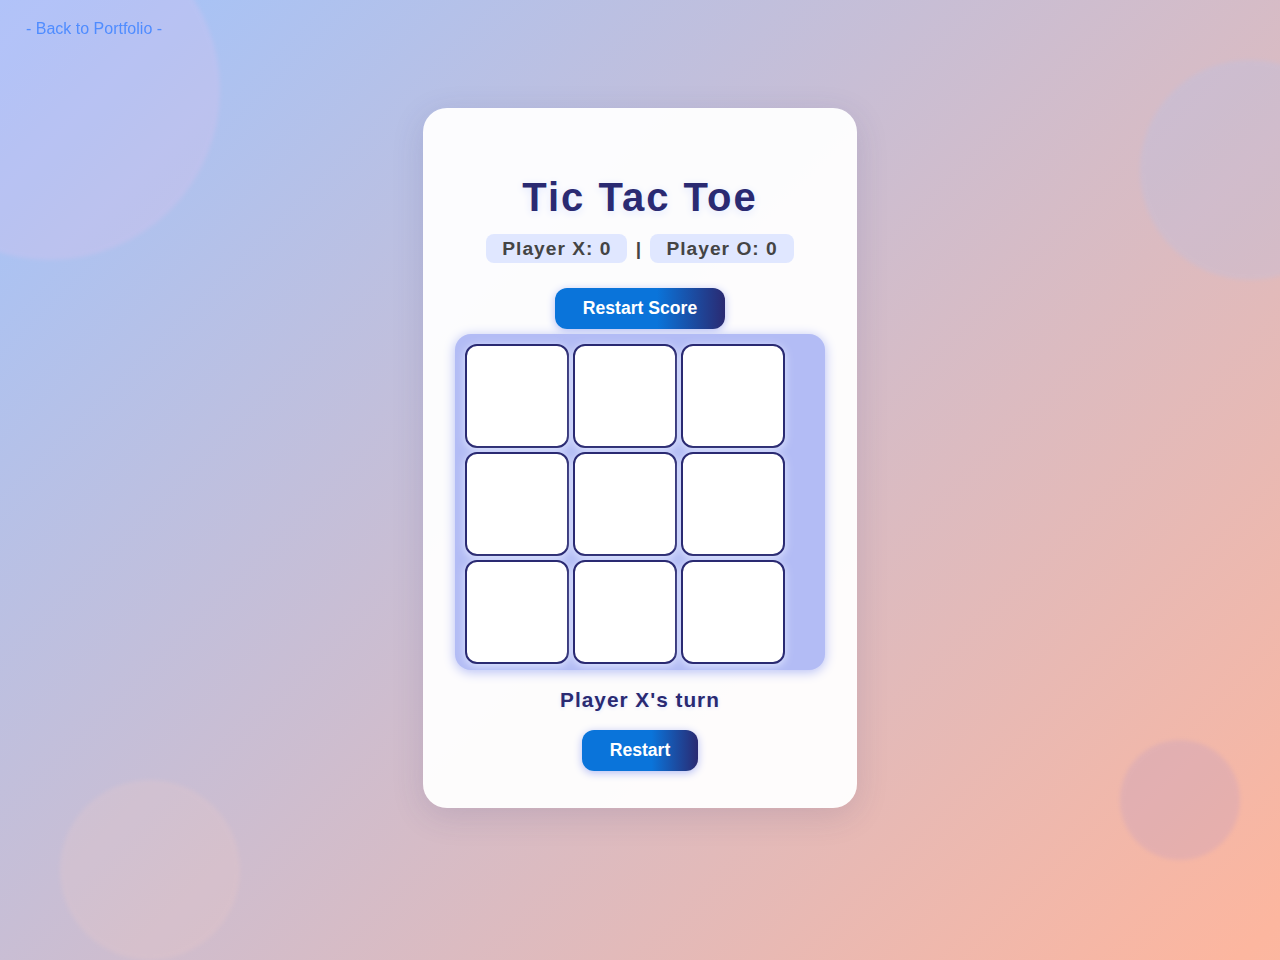
<file: index.html>
<!DOCTYPE html>
<html lang="en">
<head>
  <meta charset="UTF-8">
  <meta name="viewport" content="width=device-width, initial-scale=1.0">
  <link rel="stylesheet" href="style.css">
  <title>Tic Tac Toe</title>
</head>
<body>
  <div class="bg-shape bg-shape1"></div>
  <div class="bg-shape bg-shape2"></div>
  <div class="bg-shape bg-shape3"></div>
  <div class="bg-shape bg-shape4"></div>
  <a href="/index.html" class="back-link"><i class="fa-solid fa-arrow-left"></i>- Back to
        Portfolio -</a>
  <div class="game" style="position:relative; z-index:1;">
    <h1>Tic Tac Toe</h1>
    <div class="scores">
      <span id="scoreX">Player X: 0</span> |
      <span id="scoreO">Player O: 0</span>
      
    </div>
    <button onclick="resetScore()">Restart Score</button>
    <div class="board" id="board"></div>
    <div class="status" id="status">Player X's turn</div>
  <button onclick="resetBoard()">Restart</button>
  </div>
  <script src="script.js"></script>
</body>
</html>
</file>
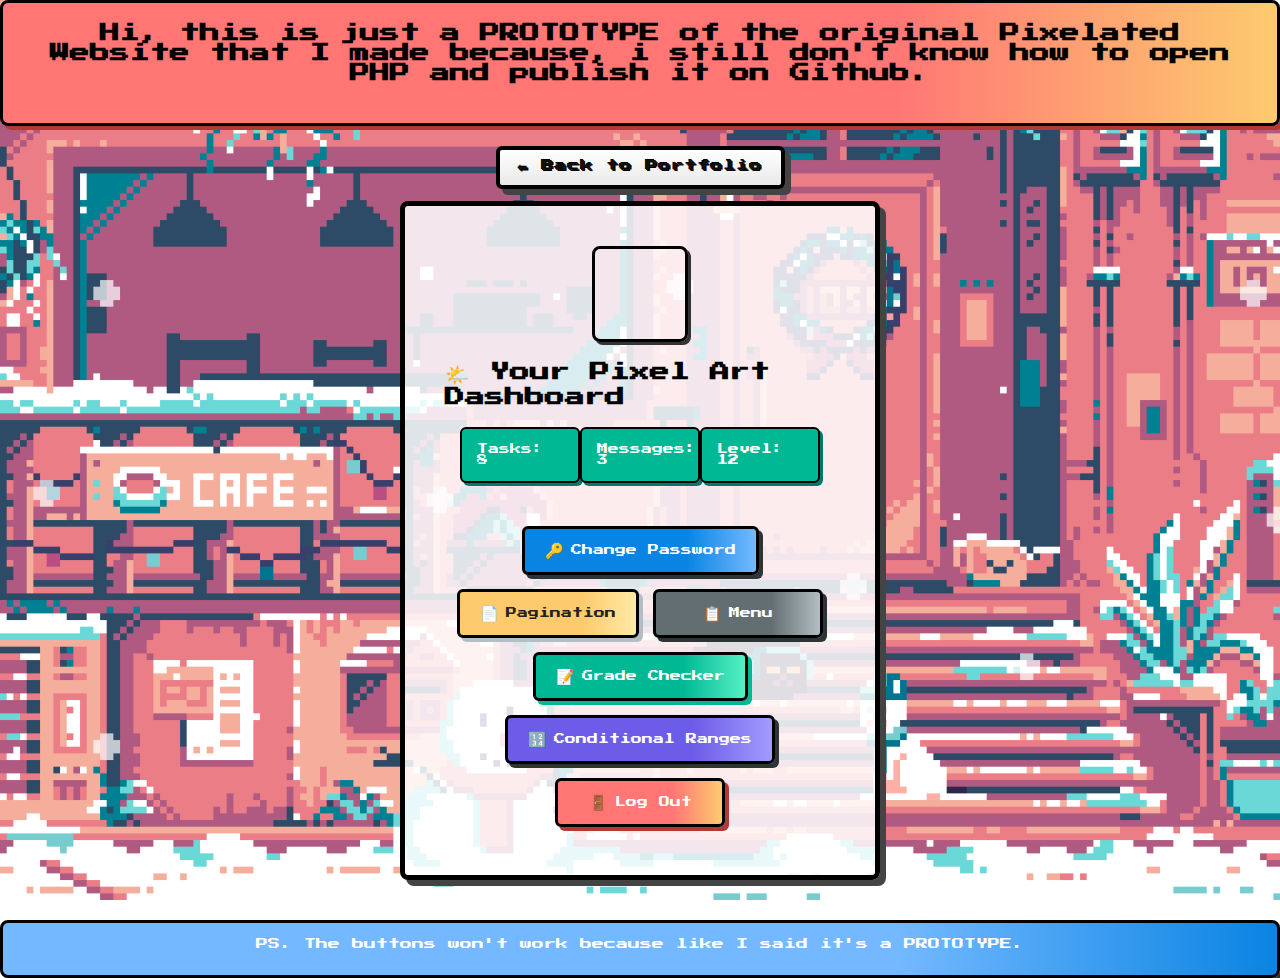
<file: PixelatedWebsite/index.html>
<!DOCTYPE html>
<html lang="en">

<head>
    <meta charset="UTF-8">
    <meta name="viewport" content="width=device-width, initial-scale=1.0">
    <title>Pixelated Website Prototype</title>
    <style>
        @import url('https://fonts.googleapis.com/css2?family=Press+Start+2P&display=swap');

        * {
            box-sizing: border-box;
        }

        body {
            display: flex;
            flex-direction: column;
            /* Arrange children in a column */
            height: 100vh;
            /* Full height */
            margin: 0;
            font-family: 'Press Start 2P', cursive;
            background: url('BGP.gif') no-repeat center center;
            background-size: cover;
            overflow: hidden;
        }

        #link {
            text-align: center;
            margin-bottom: 12px;
        }

        .pixel-link {
            display: inline-block;
            padding: 10px 18px;
            font-size: 12px;
            font-family: 'Press Start 2P', cursive;
            text-decoration: none;
            color: #111;
            background: linear-gradient(180deg, #ffffff 0%, #e9e9e9 100%);
            border: 4px solid #000;
            border-radius: 6px;
            box-shadow: 6px 6px 0 #444;
            image-rendering: pixelated;
            letter-spacing: 1px;
            text-shadow: 1px 1px 0 #000, -1px -1px 0 #000;
            transition: transform 0.08s ease, box-shadow 0.08s ease, background 0.12s;
            user-select: none;
        }

        .pixel-link:hover {
            background: linear-gradient(180deg, #f8f8f8 0%, #dcdcdc 100%);
            transform: translateY(-2px);
            box-shadow: 8px 8px 0 #222;
            color: #000;
        }

        .pixel-link:active {
            transform: translateY(2px);
            box-shadow: 4px 4px 0 #222;
        }

        .pixel-link:focus {
            outline: 3px solid #00b894;
            outline-offset: 4px;
        }

        #header {
            margin-bottom: 20px;
            /* gap below header */
            text-align: center;
            padding: 20px;
            background: linear-gradient(90deg, #ff7675 70%, #fdcb6e 100%);
            border: 3px solid #000;
            box-shadow: 4px 4px 0 #b33939;
            border-radius: 8px;
            color: #000;
        }

        .Container {
            flex: 1;
            display: flex;
            flex-direction: column;
            justify-content: center;
            /* Center content vertically */
            align-items: center;
            /* Center content horizontally */
            background: rgba(255, 255, 255, 0.85);
            border: 5px solid #000;
            padding: 40px;
            width: 480px;
            max-width: 90vw;
            box-shadow: 6px 6px 0 #444;
            border-radius: 8px;
            user-select: none;
            transition: background-color 0.5s ease, color 0.5s ease;
            margin: 0 auto;
            /* Center the container horizontally */
            margin-bottom: 20px;
            /* gap below container */
        }

        #footer {
            margin-top: 20px;
            /* gap above footer */
            text-align: center;
            padding: 15px;
            background: linear-gradient(90deg, #74b9ff 70%, #0984e3 100%);
            border: 3px solid #000;
            box-shadow: 4px 4px 0 #2d3436;
            border-radius: 8px;
            color: #fff;
        }

        @keyframes floatUp {
            from {
                transform: translateY(40px);
                opacity: 0;
            }

            to {
                transform: translateY(0);
                opacity: 1;
            }
        }

        h1 {
            font-size: 20px;
            margin: 0 0 20px 0;
        }

        h2 {
            font-size: 12px;
            margin: 0 0 10px 0;
            font-weight: normal;
        }

        .avatar {
            width: 96px;
            height: 96px;
            image-rendering: pixelated;
            margin: 0 auto 20px;
            border: 3px solid #000;
            box-shadow: 3px 3px 0 #333;
            border-radius: 8px;
            background: url('https://www.avatarsinpixels.com/minipix/[base64];/5/show.png') no-repeat center center;
            background-size: contain;
        }

        .stats {
            display: flex;
            justify-content: space-around;
            margin-bottom: 25px;
        }

        .stat {
            background: #00b894;
            border: 2px solid #000;
            box-shadow: 3px 3px 0 #00796b;
            padding: 15px;
            width: 120px;
            border-radius: 6px;
            color: #fff;
            font-size: 11px;
            transition: background 0.3s;
            cursor: default;
            user-select: none;
        }

        body.night .stat {
            background: #034f4f;
            box-shadow: 3px 3px 0 #012f2f;
            color: #a0d8ef;
        }

        .stat:hover {
            background: #00e6b8;
            box-shadow: 4px 4px 0 #004d40;
            color: #000;
        }

        body.night .stat:hover {
            background: #06e0e0;
            color: #000;
            box-shadow: 4px 4px 0 #003636;
        }

        #LO {
            display: inline-block;
            padding: 12px 22px;
            margin: 10px;
            font-size: 10px;
            font-family: 'Press Start 2P', cursive;
            text-decoration: none;
            color: #fff;
            background-color: #00b894;
            border: 3px solid #000;
            box-shadow: 4px 4px 0 #00796b;
            transition: all 0.2s ease;
            user-select: none;
            border-radius: 4px;
        }

        #LO:hover {
            background-color: #00e6b8;
            color: #000;
            box-shadow: 5px 5px 0 #004d40;
        }

        body.night #LO {
            background-color: #034f4f;
            box-shadow: 4px 4px 0 #012f2f;
        }

        body.night #LO:hover {
            background-color: #06e0e0;
            color: #000;
            box-shadow: 5px 5px 0 #003636;
        }

        .action-buttons {
            display: flex;
            flex-wrap: wrap;
            gap: 14px;
            justify-content: center;
            margin-top: 18px;
            margin-bottom: 8px;
        }

        .lo-btn {
            display: flex;
            align-items: center;
            gap: 7px;
            padding: 12px 20px;
            font-size: 11px;
            font-family: 'Press Start 2P', cursive;
            text-decoration: none;
            color: #fff;
            background: linear-gradient(90deg, #00b894 70%, #00e6b8 100%);
            border: 3px solid #000;
            box-shadow: 4px 4px 0 #00796b;
            border-radius: 6px;
            transition: all 0.18s;
            margin: 0;
            min-width: 170px;
            justify-content: center;
        }

        .lo-btn span {
            font-size: 15px;
        }

        .lo-btn:hover {
            background: linear-gradient(90deg, #00e6b8 70%, #00b894 100%);
            color: #000;
            box-shadow: 5px 5px 0 #004d40;
            transform: translateY(-2px) scale(1.04);
        }

        .lo-btn.logout {
            background: linear-gradient(90deg, #ff7675 70%, #fdcb6e 100%);
            box-shadow: 4px 4px 0 #b33939;
        }

        .lo-btn.logout:hover {
            background: linear-gradient(90deg, #fdcb6e 70%, #ff7675 100%);
            color: #000;
            box-shadow: 5px 5px 0 #b33939;
        }

        .lo-btn.change {
            background: linear-gradient(90deg, #0984e3 70%, #74b9ff 100%);
            box-shadow: 4px 4px 0 #2d3436;
        }

        .lo-btn.change:hover {
            background: linear-gradient(90deg, #74b9ff 70%, #0984e3 100%);
            color: #000;
            box-shadow: 5px 5px 0 #2d3436;
        }

        .lo-btn.pagination {
            background: linear-gradient(90deg, #fdcb6e 70%, #ffeaa7 100%);
            color: #222;
            box-shadow: 4px 4px 0 #b2bec3;
        }

        .lo-btn.pagination:hover {
            background: linear-gradient(90deg, #ffeaa7 70%, #fdcb6e 100%);
            color: #000;
            box-shadow: 5px 5px 0 #b2bec3;
        }

        .lo-btn.menu {
            background: linear-gradient(90deg, #636e72 70%, #b2bec3 100%);
            color: #fff;
            box-shadow: 4px 4px 0 #2d3436;
        }

        .lo-btn.menu:hover {
            background: linear-gradient(90deg, #b2bec3 70%, #636e72 100%);
            color: #000;
            box-shadow: 5px 5px 0 #2d3436;
        }

        .lo-btn.grade {
            background: linear-gradient(90deg, #00b894 70%, #55efc4 100%);
            box-shadow: 4px 4px 0 #00b894;
        }

        .lo-btn.grade:hover {
            background: linear-gradient(90deg, #55efc4 70%, #00b894 100%);
            color: #000;
            box-shadow: 5px 5px 0 #00b894;
        }

        .lo-btn.conditional {
            background: linear-gradient(90deg, #6c5ce7 70%, #a29bfe 100%);
            box-shadow: 4px 4px 0 #2d3436;
        }

        .lo-btn.conditional:hover {
            background: linear-gradient(90deg, #a29bfe 70%, #6c5ce7 100%);
            color: #000;
            box-shadow: 5px 5px 0 #2d3436;
        }

        @media (max-width: 600px) {
            .action-buttons {
                flex-direction: column;
                gap: 10px;
            }

            .lo-btn {
                min-width: 0;
                width: 100%;
                font-size: 10px;
                padding: 10px 0;
            }
        }
    </style>
</head>

<body>
    <div id="header">
        <h1>Hi, this is just a PROTOTYPE of the original Pixelated Website that I made because, i still don't know how
            to open PHP and publish it on Github.</h1>
    </div>

    <div id="link">
        <a href="/index.html" class="pixel-link" aria-label="Back to Portfolio">⬅ Back to Portfolio</a>
    </div>

    <div class="Container">
        <div class="avatar" title="Your Pixel Avatar"></div>
        <h1>🌤️ Your Pixel Art Dashboard</h1>
        <div class="stats">
            <div class="stat" title="Tasks completed">Tasks: 8</div>
            <div class="stat" title="Messages waiting">Messages: 3</div>
            <div class="stat" title="Current level">Level: 12</div>
        </div>
        <div class="action-buttons">
            <a href="change_password.php" class="lo-btn change"><span>🔑</span>Change Password</a>
            <a href="pagination.php" class="lo-btn pagination"><span>📄</span>Pagination</a>
            <a href="menu.php" class="lo-btn menu"><span>📋</span>Menu</a>
            <a href="grade_checker.php" class="lo-btn grade"><span>📝</span>Grade Checker</a>
            <a href="conditional.php" class="lo-btn conditional"><span>🔢</span>Conditional Ranges</a>
            <a href="logout.php" class="lo-btn logout"><span>🚪</span>Log Out</a>
        </div>
    </div>

    <div id="footer">
        <h2>PS. The buttons won't work because like I said it's a PROTOTYPE.</h2>
    </div>
</body>

</html>
</file>
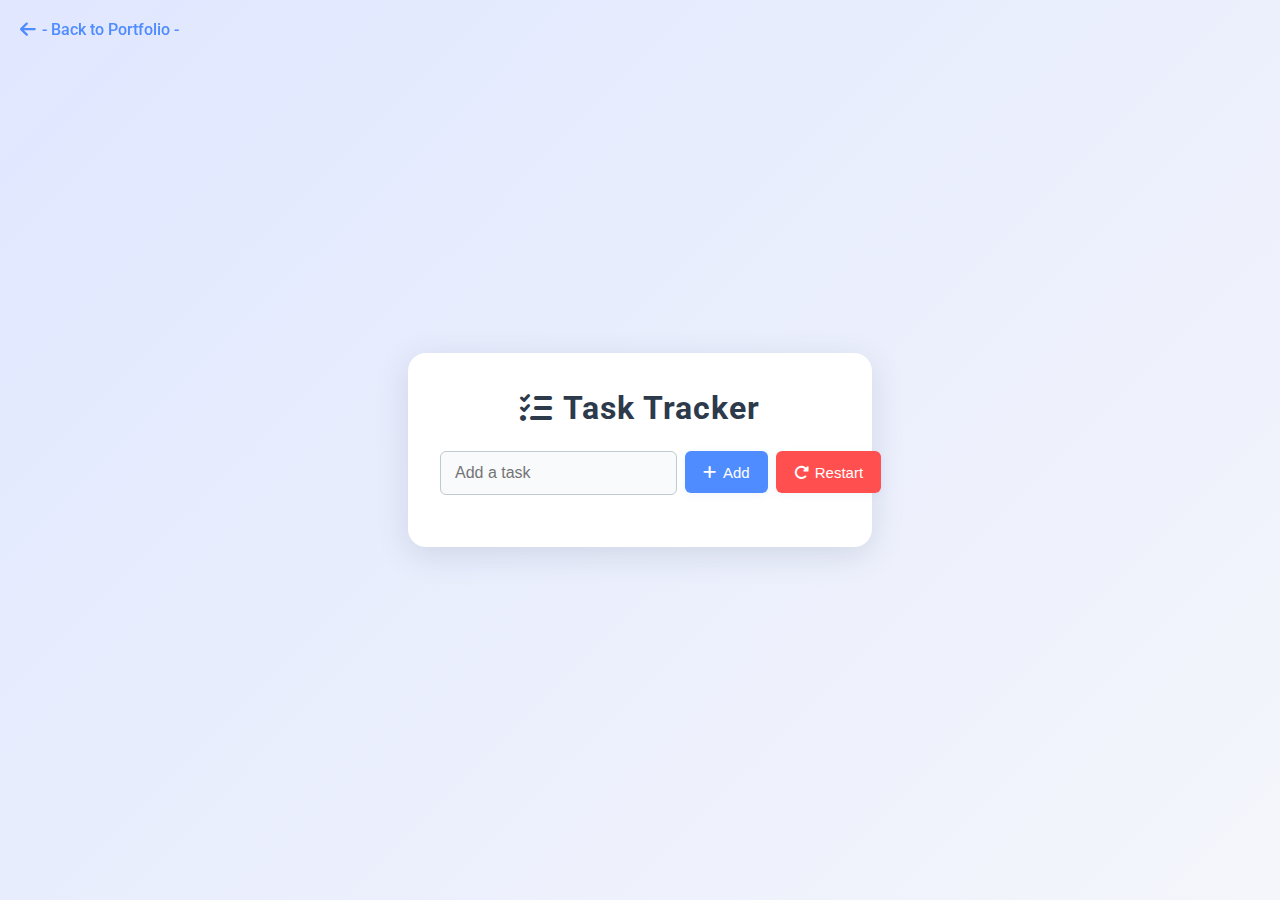
<file: Task Tracker with Local Storage/index.html>
<!DOCTYPE html>
<html lang="en">

<head>
    <meta charset="UTF-8">
    <meta name="viewport" content="width=device-width, initial-scale=1.0">
    <title>Task Tracker With Local Storage</title>
    <link rel="stylesheet" href="style.css">
    <!-- Google Fonts para modern ang look -->
    <link href="https://fonts.googleapis.com/css2?family=Roboto:wght@400;700&display=swap" rel="stylesheet">
    <!-- Font para wow ang icons -->
    <link rel="stylesheet" href="https://cdnjs.cloudflare.com/ajax/libs/font-awesome/6.4.2/css/all.min.css">
</head>

<body>
    <!--just in case na di mo gana nag usa-->
    <!--https://pasanting21.github.io/My-Portfolio/-->
    <a href="http://127.0.0.1:5500/index.html" class="back-link"><i class="fa-solid fa-arrow-left"></i>- Back to
        Portfolio -</a>
    <div class="container">
        <h3><i class="fa-solid fa-list-check"></i> Task Tracker</h3>
        <div class="input-group">
            <input type="text" id="taskInput" placeholder="Add a task" />
            <button class="add-btn" onclick="addTask()"><i class="fa-solid fa-plus"></i> Add</button>
            <button class="restart-btn" onclick="restartTasks()"><i class="fa-solid fa-rotate-right"></i>
                Restart</button>
        </div>
        <ul id="taskList"></ul>
    </div>
    <script src="script.js"></script>
</body>

</html>
</file>
<file: style.css>
body {
      display: flex;
      justify-content: center;
      align-items: center;
      height: 100vh;
      background: linear-gradient(-45deg, #a18cd1 0%, #fbc2eb 25%, #fad0c4 50%, #fcb69f 75%, #a1c4fd 100%);
      background-size: 400% 400%;
      animation: gradientBG 12s ease-in-out infinite;
      font-family: 'Segoe UI', Arial, sans-serif;
      overflow: hidden;
    }
    @keyframes gradientBG {
      0% {background-position: 0% 50%;}
      50% {background-position: 100% 50%;}
      100% {background-position: 0% 50%;}
    }
    /* Floating shapes para wow */
    .bg-shape {
      position: absolute;
      border-radius: 50%;
      opacity: 0.18;
      z-index: 0;
      pointer-events: none;
      filter: blur(2px);
      animation: floatShape 16s ease-in-out infinite alternate;
    }
    .bg-shape1 {
      width: 340px; height: 340px;
      left: -120px; top: -80px;
      background: #fbc2eb;
      animation-delay: 0s;
    }
    .bg-shape2 {
      width: 220px; height: 220px;
      right: -80px; top: 60px;
      background: #a1c4fd;
      animation-delay: 4s;
    }
    .bg-shape3 {
      width: 180px; height: 180px;
      left: 60px; bottom: -60px;
      background: #fad0c4;
      animation-delay: 8s;
    }
    .bg-shape4 {
      width: 120px; height: 120px;
      right: 40px; bottom: 40px;
      background: #a18cd1;
      animation-delay: 12s;
    }
    @keyframes floatShape {
      0% { transform: translateY(0) scale(1); }
      100% { transform: translateY(-40px) scale(1.08); }
    }
    .game {
      text-align: center;
      background: rgba(255,255,255,0.95);
      padding: 40px 32px 32px 32px;
      border-radius: 24px;
      box-shadow: 0 8px 32px rgba(60,60,120,0.15);
      min-width: 370px;
      margin: auto;
    }
    h1 {
      margin-bottom: 18px;
      color: #2a2a72;
      font-size: 2.5rem;
      letter-spacing: 2px;
      text-shadow: 0 2px 8px #e0e7ff;
    }
    .scores {
      margin-bottom: 18px;
      font-size: 1.2rem;
      color: #444;
      font-weight: 600;
      letter-spacing: 1px;
    }
    .scores span {
      padding: 4px 16px;
      border-radius: 8px;
      background: #e0e7ff;
      margin: 0 2px;
      transition: background 0.3s;
    }
    .board {
      display: grid;
      grid-template-columns: repeat(3, 100px);
      grid-template-rows: repeat(3, 100px);
      gap: 8px;
      margin: 0 auto 18px auto;
      background: #b3bcf5;
      border-radius: 16px;
      box-shadow: 0 2px 12px #b3bcf5;
      padding: 10px;
    }
    .cell {
      width: 100px;
      height: 100px;
      background: white;
      border: 2.5px solid #2a2a72;
      font-size: 2.7rem;
      font-weight: bold;
      display: flex;
      justify-content: center;
      align-items: center;
      cursor: pointer;
      border-radius: 12px;
      box-shadow: 0 2px 8px #e0e7ff;
      transition: background 0.2s, transform 0.15s, color 0.2s;
      user-select: none;
      position: relative;
      overflow: hidden;
    }
    .cell:not(.taken):hover {
      background: #e0e7ff;
      transform: scale(1.07);
      box-shadow: 0 4px 16px #b3bcf5;
    }
    .cell.taken {
      cursor: not-allowed;
      color: #b3bcf5;
      animation: pop 0.25s cubic-bezier(.68,-0.55,.27,1.55);
    }
    @keyframes pop {
      0% { transform: scale(0.7); }
      80% { transform: scale(1.15); }
      100% { transform: scale(1); }
    }
    .cell.win {
      background: #ffe066 !important;
      color: #2a2a72 !important;
      animation: winflash 0.7s 2;
    }
    @keyframes winflash {
      0%, 100% { box-shadow: 0 0 0 #ffe066; }
      50% { box-shadow: 0 0 24px #ffe066; }
    }
    .status {
      margin-top: 18px;
      font-size: 1.3rem;
      color: #2a2a72;
      font-weight: 600;
      min-height: 32px;
      letter-spacing: 1px;
      text-shadow: 0 1px 4px #e0e7ff;
    }
    button {
      margin: 10px 8px 0 8px;
      padding: 10px 28px;
      font-size: 1.1rem;
      border: none;
      border-radius: 12px;
      background: linear-gradient(90deg, #0a74da 60%, #2a2a72 100%);
      color: white;
      cursor: pointer;
      font-weight: 600;
      box-shadow: 0 2px 8px #b3bcf5;
      transition: background 0.2s, transform 0.15s;
      margin-bottom: 5px;
    }
    button:hover {
      background: linear-gradient(90deg, #2a2a72 60%, #0a74da 100%);
      transform: scale(1.06);
    }

    .back-link {
    position: fixed;
    top: 20px;
    left: 20px;
    text-decoration: none;
    color: #4f8cff;
    font-weight: 500;
    display: flex;
    align-items: center;
    gap: 6px;
    font-size: 16px;
    transition: color 0.2s;
}

.back-link:hover {
    color: #2563eb;
}

.back-link i {
    font-size: 18px;
}
</file>
<file: Task Tracker with Local Storage/style.css>
body {
    background: linear-gradient(135deg, #e0e7ff 0%, #f4f6fb 100%);
    font-family: 'Roboto', Arial, sans-serif;
    min-height: 100vh;
    margin: 0;
    display: flex;
    align-items: center;
    justify-content: center;
}

.container {
    background: #fff;
    padding: 36px 32px 28px 32px;
    border-radius: 18px;
    box-shadow: 0 8px 32px rgba(60, 72, 100, 0.15);
    width: 400px;
    max-width: 95vw;
    display: flex;
    flex-direction: column;
    align-items: center;
    animation: fadeSlideIn 0.8s cubic-bezier(0.23, 1, 0.32, 1);
}

h3 {
    margin: 0 0 24px 0;
    color: #2d3a4b;
    font-size: 2rem;
    font-weight: 700;
    letter-spacing: 1px;
    display: flex;
    align-items: center;
    gap: 10px;
}

.input-group {
    display: flex;
    width: 100%;
    gap: 8px;
    margin-bottom: 24px;
}

#taskInput {
    flex: 1;
    padding: 12px 14px;
    border: 1.5px solid #bfc9d1;
    border-radius: 6px;
    font-size: 16px;
    outline: none;
    transition: border 0.2s;
    background: #f8fafc;
}

#taskInput:focus {
    border-color: #4f8cff;
    box-shadow: 0 0 0 2px #4f8cff33;
}

button {
    padding: 0 18px;
    border: none;
    border-radius: 6px;
    font-size: 15px;
    cursor: pointer;
    height: 42px;
    display: flex;
    align-items: center;
    gap: 6px;
    transition: background 0.2s, box-shadow 0.2s;
    box-shadow: 0 2px 8px rgba(79, 140, 255, 0.08);
}

.add-btn {
    background: #4f8cff;
    color: #fff;
    font-weight: 500;
}

.add-btn:hover {
    background: #2563eb;
}

.restart-btn {
    background: #ff4f4f;
    color: #fff;
    font-weight: 500;
}

.restart-btn:hover {
    background: #d32f2f;
}

#taskList {
    list-style: none;
    padding: 0;
    margin: 0;
    width: 100%;
}

#taskList li {
    background: #f8fafc;
    margin-bottom: 12px;
    padding: 13px 16px;
    border-radius: 6px;
    box-shadow: 0 1px 4px rgba(0,0,0,0.06);
    display: flex;
    justify-content: space-between;
    align-items: center;
    font-size: 16px;
    transition: background 0.2s;
    animation: popIn 0.5s cubic-bezier(0.23, 1, 0.32, 1);
    position: relative;
    overflow: hidden;
}

#taskList li:hover {
    background: #e0e7ff;
    box-shadow: 0 4px 16px rgba(79, 140, 255, 0.10);
    transition: background 0.2s, box-shadow 0.2s;
}

#taskList li.completed {
    text-decoration: line-through;
    color: #aaa;
    background: #e9ecef;
    position: relative;
    overflow: hidden;
}

#taskList li.completed::before {
    content: '✔';
    color: #4f8cff;
    font-size: 1.2em;
    position: absolute;
    left: 12px;
    top: 50%;
    transform: translateY(-50%) scale(0.5);
    opacity: 0;
    animation: checkAppear 0.4s forwards;
}

@keyframes checkAppear {
    to {
        opacity: 1;
        transform: translateY(-50%) scale(1.2);
    }
}

@keyframes fadeSlideIn {
    0% {
        opacity: 0;
        transform: translateY(40px) scale(0.98);
    }
    100% {
        opacity: 1;
        transform: translateY(0) scale(1);
    }
}

@keyframes popIn {
    0% {
        opacity: 0;
        transform: scale(0.95) translateY(20px);
    }
    100% {
        opacity: 1;
        transform: scale(1) translateY(0);
    }
}

button:active {
    transform: scale(0.97);
    box-shadow: 0 1px 4px rgba(79, 140, 255, 0.06);
}

.back-link {
    position: fixed;
    top: 20px;
    left: 20px;
    text-decoration: none;
    color: #4f8cff;
    font-weight: 500;
    display: flex;
    align-items: center;
    gap: 6px;
    font-size: 16px;
    transition: color 0.2s;
}

.back-link:hover {
    color: #2563eb;
}

.back-link i {
    font-size: 18px;
}
</file>
